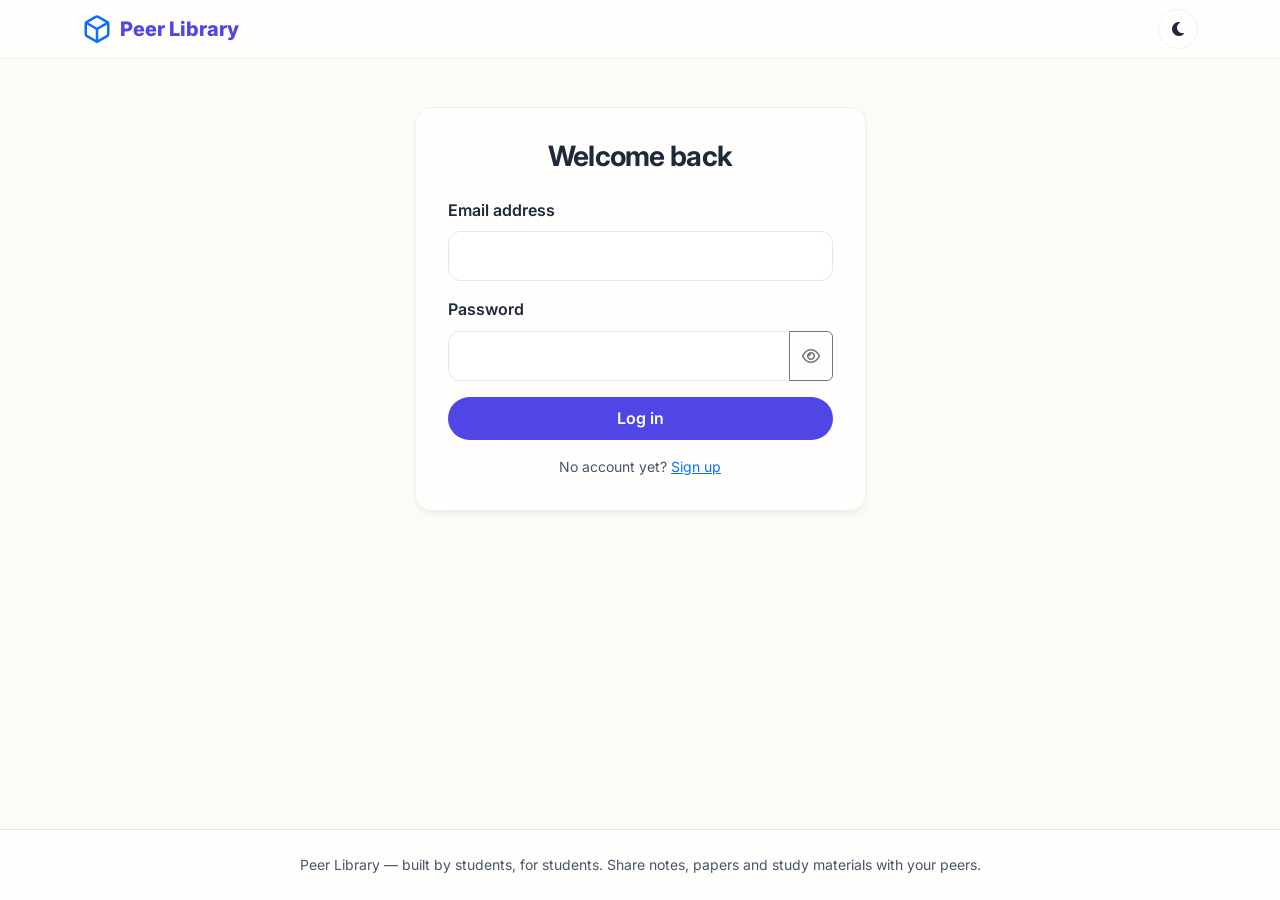
<file: frontend/login.html>
<!doctype html>
<html lang="en">

<head>
    <meta charset="utf-8">
    <meta name="viewport" content="width=device-width, initial-scale=1">
    <title>Log in — Peer Library</title>
    <meta name="description" content="Sign in to your Peer Library account to share and manage resources.">

    <link rel="preconnect" href="https://fonts.googleapis.com">
    <link rel="preconnect" href="https://fonts.gstatic.com" crossorigin>
    <link href="https://fonts.googleapis.com/css2?family=Inter:wght@400;500;600;700;800&display=swap" rel="stylesheet">
    <link rel="stylesheet" href="https://cdnjs.cloudflare.com/ajax/libs/font-awesome/6.4.0/css/all.min.css">
    <link href="https://cdn.jsdelivr.net/npm/bootstrap@5.3.0/dist/css/bootstrap.min.css" rel="stylesheet"
        integrity="sha384-9ndCyUaIbzAi2FUVXJi0CjmCapSmO7SnpJef0486qhLnuZ2cdeRhO02iuK6FUUVM" crossorigin="anonymous">
    <link rel="stylesheet" href="css/styles.css">

    <script src="js/theme.js"></script>
</head>

<body class="d-flex flex-column min-vh-100">
    <a class="visually-hidden-focusable skip-link" href="#main-content">Skip to content</a>

    <nav class="navbar navbar-expand-lg navbar-custom sticky-top">
        <div class="container">
            <a class="navbar-brand" href="index.html">
                <svg width="30" height="30" viewBox="0 0 24 24" fill="none" stroke="currentColor" stroke-width="2"
                    stroke-linecap="round" stroke-linejoin="round" class="text-primary" aria-hidden="true">
                    <path d="M21 16V8a2 2 0 0 0-1-1.73l-7-4a2 2 0 0 0-2 0l-7 4A2 2 0 0 0 3 8v8a2 2 0 0 0 1 1.73l7 4a2 2 0 0 0 2 0l7-4A2 2 0 0 0 21 16z"></path>
                    <polyline points="3.27 6.96 12 12.01 20.73 6.96"></polyline>
                    <line x1="12" y1="22.08" x2="12" y2="12"></line>
                </svg>
                Peer Library
            </a>

            <div class="d-flex align-items-center gap-2 order-lg-3">
                <button class="btn btn-toggle-theme" id="themeToggle" type="button"
                    aria-label="Toggle light and dark theme">
                    <i class="fa-solid fa-moon" id="themeIcon" aria-hidden="true"></i>
                </button>
            </div>
        </div>
    </nav>

    <main id="main-content" class="container my-5 flex-grow-1">
        <div class="row justify-content-center">
            <div class="col-md-6 col-lg-5">
                <div class="glass-panel">
                    <h1 class="h3 fw-bold mb-4 text-center">Welcome back</h1>

                    <div class="alert alert-danger" id="loginAlert" style="display: none;" role="alert"></div>

                    <form id="loginForm" novalidate>
                        <div class="mb-3">
                            <label for="email" class="form-label">Email address</label>
                            <input type="email" class="form-control" id="email" autocomplete="email" required>
                        </div>
                        <div class="mb-3">
                            <label for="password" class="form-label">Password</label>
                            <div class="input-group">
                                <input type="password" class="form-control" id="password" autocomplete="current-password" required>
                                <button class="btn btn-outline-secondary toggle-password" type="button"
                                    data-target="password" aria-label="Show password">
                                    <i class="fa-regular fa-eye" aria-hidden="true"></i>
                                </button>
                            </div>
                        </div>
                        <button type="submit" class="btn btn-human w-100" id="loginSubmitBtn">Log in</button>
                    </form>
                    <p class="text-center text-muted small mt-3 mb-0">
                        No account yet? <a href="register.html">Sign up</a>
                    </p>
                </div>
            </div>
        </div>
    </main>

    <footer class="py-4 mt-5 text-center text-muted border-top border-opacity-10 site-footer">
        <div class="container">
            <p class="mb-0 small">Peer Library — built by students, for students. Share notes, papers and study materials with your peers.</p>
        </div>
    </footer>

    <script src="https://cdn.jsdelivr.net/npm/bootstrap@5.3.0/dist/js/bootstrap.bundle.min.js"
        integrity="sha384-geWF76RCwLtnZ8qwWowPQNguL3RmwHVBC9FhGdlKrxdiJJigb/j/68SIy3Te4Bkz"
        crossorigin="anonymous"></script>
    <script src="js/api.js"></script>
    <script src="js/auth.js"></script>
</body>

</html>
</file>
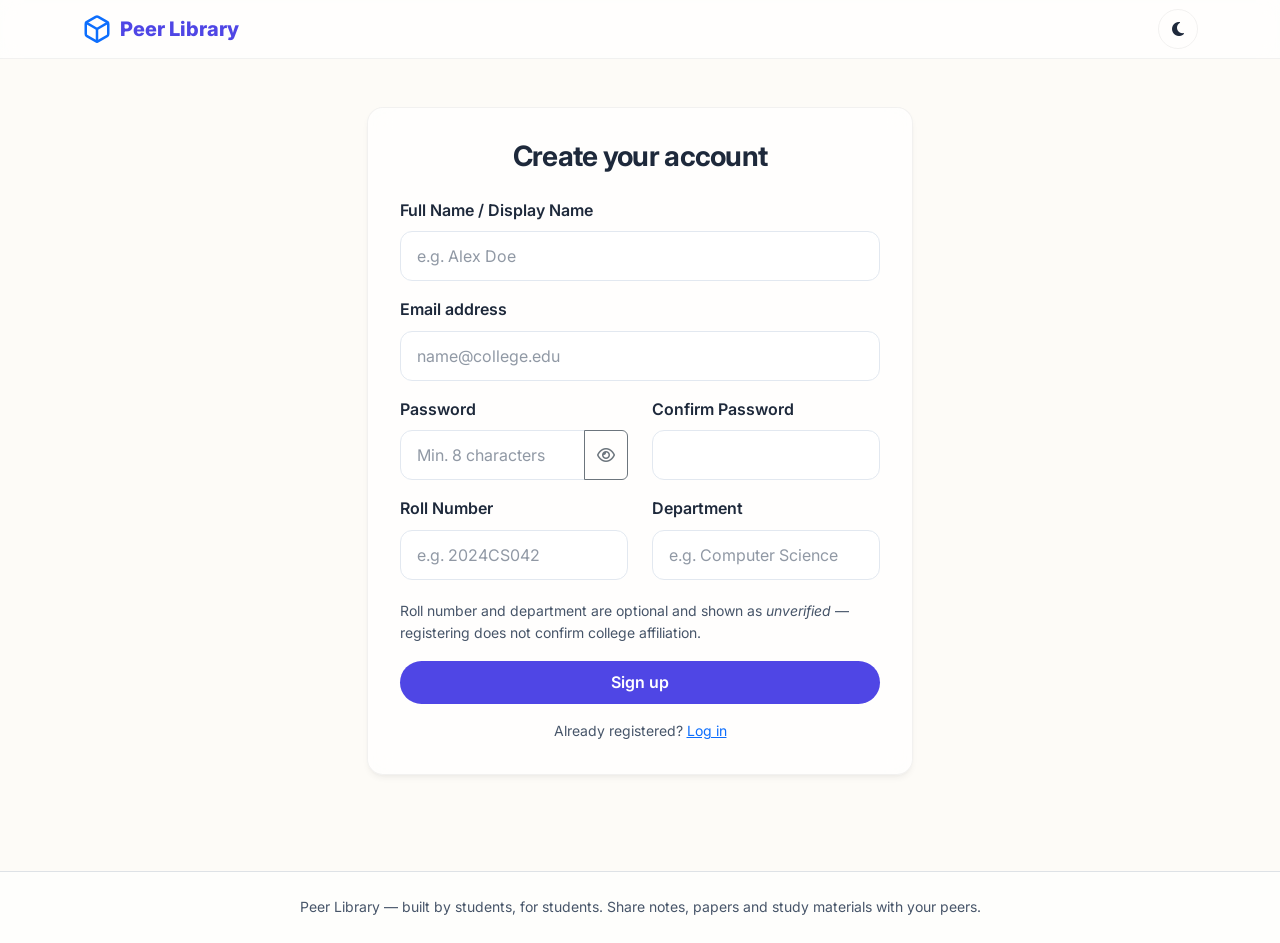
<file: frontend/register.html>
<!doctype html>
<html lang="en">

<head>
    <meta charset="utf-8">
    <meta name="viewport" content="width=device-width, initial-scale=1">
    <title>Sign up — Peer Library</title>
    <meta name="description" content="Create a student account on Peer Library to share resources.">

    <link rel="preconnect" href="https://fonts.googleapis.com">
    <link rel="preconnect" href="https://fonts.gstatic.com" crossorigin>
    <link href="https://fonts.googleapis.com/css2?family=Inter:wght@400;500;600;700;800&display=swap" rel="stylesheet">
    <link rel="stylesheet" href="https://cdnjs.cloudflare.com/ajax/libs/font-awesome/6.4.0/css/all.min.css">
    <link href="https://cdn.jsdelivr.net/npm/bootstrap@5.3.0/dist/css/bootstrap.min.css" rel="stylesheet"
        integrity="sha384-9ndCyUaIbzAi2FUVXJi0CjmCapSmO7SnpJef0486qhLnuZ2cdeRhO02iuK6FUUVM" crossorigin="anonymous">
    <link rel="stylesheet" href="css/styles.css">

    <script src="js/theme.js"></script>
</head>

<body class="d-flex flex-column min-vh-100">
    <a class="visually-hidden-focusable skip-link" href="#main-content">Skip to content</a>

    <nav class="navbar navbar-expand-lg navbar-custom sticky-top">
        <div class="container">
            <a class="navbar-brand" href="index.html">
                <svg width="30" height="30" viewBox="0 0 24 24" fill="none" stroke="currentColor" stroke-width="2"
                    stroke-linecap="round" stroke-linejoin="round" class="text-primary" aria-hidden="true">
                    <path d="M21 16V8a2 2 0 0 0-1-1.73l-7-4a2 2 0 0 0-2 0l-7 4A2 2 0 0 0 3 8v8a2 2 0 0 0 1 1.73l7 4a2 2 0 0 0 2 0l7-4A2 2 0 0 0 21 16z"></path>
                    <polyline points="3.27 6.96 12 12.01 20.73 6.96"></polyline>
                    <line x1="12" y1="22.08" x2="12" y2="12"></line>
                </svg>
                Peer Library
            </a>

            <div class="d-flex align-items-center gap-2 order-lg-3">
                <button class="btn btn-toggle-theme" id="themeToggle" type="button"
                    aria-label="Toggle light and dark theme">
                    <i class="fa-solid fa-moon" id="themeIcon" aria-hidden="true"></i>
                </button>
            </div>
        </div>
    </nav>

    <main id="main-content" class="container my-5 flex-grow-1">
        <div class="row justify-content-center">
            <div class="col-md-7 col-lg-6">
                <div class="glass-panel">
                    <h1 class="h3 fw-bold mb-4 text-center">Create your account</h1>

                    <div class="alert alert-danger" id="registerAlert" style="display: none;" role="alert"></div>

                    <form id="registerForm" novalidate>
                        <div class="mb-3">
                            <label for="displayName" class="form-label">Full Name / Display Name</label>
                            <input type="text" class="form-control" id="displayName" autocomplete="name"
                                placeholder="e.g. Alex Doe" required>
                        </div>
                        <div class="mb-3">
                            <label for="email" class="form-label">Email address</label>
                            <input type="email" class="form-control" id="email" autocomplete="email"
                                placeholder="name@college.edu" required>
                        </div>
                        <div class="row">
                            <div class="col-md-6 mb-3">
                                <label for="password" class="form-label">Password</label>
                                <div class="input-group">
                                    <input type="password" class="form-control" id="password" autocomplete="new-password"
                                        placeholder="Min. 8 characters" required>
                                    <button class="btn btn-outline-secondary toggle-password" type="button"
                                        data-target="password" aria-label="Show password">
                                        <i class="fa-regular fa-eye" aria-hidden="true"></i>
                                    </button>
                                </div>
                            </div>
                            <div class="col-md-6 mb-3">
                                <label for="confirm" class="form-label">Confirm Password</label>
                                <input type="password" class="form-control" id="confirm" autocomplete="new-password" required>
                            </div>
                        </div>
                        <div class="row">
                            <div class="col-md-6 mb-3">
                                <label for="rollNumber" class="form-label">Roll Number</label>
                                <input type="text" class="form-control" id="rollNumber" placeholder="e.g. 2024CS042">
                            </div>
                            <div class="col-md-6 mb-3">
                                <label for="department" class="form-label">Department</label>
                                <input type="text" class="form-control" id="department" placeholder="e.g. Computer Science">
                            </div>
                        </div>
                        <p class="form-text mb-3">Roll number and department are optional and shown as
                            <em>unverified</em> — registering does not confirm college affiliation.</p>
                        <button type="submit" class="btn btn-human w-100" id="registerSubmitBtn">Sign up</button>
                    </form>
                    <p class="text-center text-muted small mt-3 mb-0">
                        Already registered? <a href="login.html">Log in</a>
                    </p>
                </div>
            </div>
        </div>
    </main>

    <footer class="py-4 mt-5 text-center text-muted border-top border-opacity-10 site-footer">
        <div class="container">
            <p class="mb-0 small">Peer Library — built by students, for students. Share notes, papers and study materials with your peers.</p>
        </div>
    </footer>

    <script src="https://cdn.jsdelivr.net/npm/bootstrap@5.3.0/dist/js/bootstrap.bundle.min.js"
        integrity="sha384-geWF76RCwLtnZ8qwWowPQNguL3RmwHVBC9FhGdlKrxdiJJigb/j/68SIy3Te4Bkz"
        crossorigin="anonymous"></script>
    <script src="js/api.js"></script>
    <script src="js/auth.js"></script>
</body>

</html>
</file>
<file: frontend/css/styles.css>
:root {
    --primary: #4f46e5;
    --primary-hover: #4338ca;
    --secondary: #64748b;

    --bg-color: #fdfbf7;
    --text-main: #1e293b;
    --text-muted: #475569;

    --panel-bg: rgba(255, 255, 255, 0.7);
    --panel-border: rgba(0, 0, 0, 0.05);

    --input-bg: #ffffff;
    --input-border: #e2e8f0;

    --card-bg: #ffffff;

    --accent-blue: #3b82f6;
    --accent-green: #22c55e;
    --accent-purple: #a855f7;

    --radius-soft: 16px;
    --radius-pill: 9999px;
    --shadow-soft: 0 4px 6px -1px rgba(0, 0, 0, 0.05), 0 2px 4px -1px rgba(0, 0, 0, 0.03);
    --shadow-lift: 0 10px 15px -3px rgba(0, 0, 0, 0.08), 0 4px 6px -2px rgba(0, 0, 0, 0.04);
}

[data-theme="dark"] {
    --primary: #818cf8;
    --primary-hover: #a5b4fc;
    --secondary: #cbd5e1;

    --bg-color: #0f172a;
    --text-main: #f8fafc;
    --text-muted: #e2e8f0;

    --panel-bg: rgba(30, 41, 59, 0.6);
    --panel-border: rgba(255, 255, 255, 0.1);

    --input-bg: #1e293b;
    --input-border: #334155;

    --card-bg: #1e293b;

    --shadow-soft: 0 4px 6px -1px rgba(0, 0, 0, 0.6), 0 2px 4px -1px rgba(0, 0, 0, 0.4);
    --shadow-lift: 0 10px 15px -3px rgba(0, 0, 0, 0.8), 0 4px 6px -2px rgba(0, 0, 0, 0.4);
}

body {
    font-family: 'Inter', 'Plus Jakarta Sans', sans-serif;
    background-color: var(--bg-color);
    color: var(--text-main);
    line-height: 1.6;
    -webkit-font-smoothing: antialiased;
    transition: background-color 0.3s ease, color 0.3s ease;
}

h1,
h2,
h3,
h4,
h5,
h6 {
    font-weight: 700;
    letter-spacing: -0.025em;
    color: var(--text-main);
}

.glass-panel {
    background: var(--panel-bg);
    backdrop-filter: blur(12px);
    -webkit-backdrop-filter: blur(12px);
    border: 1px solid var(--panel-border);
    border-radius: var(--radius-soft);
    box-shadow: var(--shadow-soft);
    padding: 2rem;
    color: var(--text-main);
    transition: transform 0.2s ease, box-shadow 0.2s ease, background-color 0.3s ease;
}

.glass-panel:hover {
    transform: translateY(-2px);
    box-shadow: var(--shadow-lift);
}

.navbar-custom {
    background: var(--panel-bg) !important;
    backdrop-filter: blur(10px);
    border-bottom: 1px solid var(--panel-border);
    box-shadow: none;
    transition: background-color 0.3s ease;
}

.navbar-brand {
    font-weight: 800;
    color: var(--primary) !important;
    display: flex;
    align-items: center;
    gap: 0.5rem;
}

.btn-human {
    background-color: var(--primary);
    color: #ffffff;
    border-radius: var(--radius-pill);
    padding: 0.6rem 1.5rem;
    font-weight: 600;
    border: none;
    transition: all 0.3s cubic-bezier(0.4, 0, 0.2, 1);
}

.btn-human:hover {
    background-color: var(--primary-hover);
    transform: translateY(-2px);
    box-shadow: 0 4px 12px rgba(99, 102, 241, 0.3);
    color: #ffffff;
}

.btn-toggle-theme {
    border: 1px solid var(--panel-border);
    background: transparent;
    color: var(--text-main);
    width: 40px;
    height: 40px;
    border-radius: 50%;
    display: flex;
    align-items: center;
    justify-content: center;
    transition: all 0.2s ease;
}

.btn-toggle-theme:hover {
    background: var(--panel-border);
    transform: scale(1.05);
    color: var(--primary);
}

.search-input {
    border-radius: var(--radius-pill);
    border: 1px solid var(--input-border);
    background: var(--input-bg);
    padding-left: 1.25rem;
    color: var(--text-main);
}

.search-input:focus {
    background: var(--input-bg);
    box-shadow: 0 0 0 3px rgba(99, 102, 241, 0.2);
    border-color: var(--primary);
    color: var(--text-main);
}

.search-input::placeholder {
    color: var(--text-muted);
    opacity: 0.8;
}

.form-label {
    font-weight: 600;
    color: var(--text-main);
    margin-bottom: 0.5rem;
    display: flex;
    align-items: center;
    gap: 0.5rem;
}

.form-control, .form-select {
    border-radius: 12px;
    border: 1px solid var(--input-border);
    background: var(--input-bg);
    color: var(--text-main);
    padding: 0.75rem 1rem;
    transition: border-color 0.2s, background-color 0.3s;
}

.form-control:focus, .form-select:focus {
    box-shadow: 0 0 0 4px rgba(99, 102, 241, 0.1);
    border-color: var(--primary);
    background: var(--input-bg);
    color: var(--text-main);
}

.form-control::placeholder {
    color: var(--text-muted);
    opacity: 0.6;
}

.form-text {
    color: var(--text-muted);
}

.card-snippet {
    background: var(--card-bg);
    border: 1px solid var(--panel-border);
    border-left: 4px solid var(--accent-blue);
    border-radius: 12px;
    padding: 1.5rem;
    position: relative;
    box-shadow: var(--shadow-soft);
    color: var(--text-main);
    transition: transform 0.2s ease, background-color 0.3s, border-color 0.2s;
}

.card-snippet:nth-child(2n) {
    border-left-color: var(--accent-purple);
}

.card-snippet:nth-child(3n) {
    border-left-color: var(--accent-green);
}

.card-snippet:hover {
    transform: translateY(-3px);
    border-color: var(--primary);
    box-shadow: var(--shadow-lift);
}

.card-snippet h5, .card-snippet h2.h5 {
    font-size: 1.1rem;
    margin-bottom: 0.5rem;
    color: var(--text-main);
}

.card-snippet p {
    color: var(--text-muted);
    font-size: 0.95rem;
}

.text-muted {
    color: var(--text-muted) !important;
}

.site-footer {
    background-color: var(--panel-bg);
}

.skip-link {
    position: absolute;
    left: 1rem;
    top: 0.5rem;
    z-index: 2000;
    background: var(--primary);
    color: #fff;
    padding: 0.5rem 0.9rem;
    border-radius: var(--radius-pill);
}

.nav-link.active {
    color: var(--primary) !important;
    font-weight: 600;
}

.search-icon {
    z-index: 10;
    left: 10px;
    top: 50%;
    transform: translateY(-50%);
}

.badge-type {
    background: color-mix(in srgb, var(--primary) 15%, transparent);
    color: var(--primary);
    border: 1px solid color-mix(in srgb, var(--primary) 30%, transparent);
    font-weight: 600;
    letter-spacing: 0.04em;
}

.resource-title {
    color: var(--text-main);
    text-decoration: none;
}

.resource-title:hover {
    color: var(--primary);
}

.resource-description {
    white-space: pre-wrap;
    word-break: break-word;
    color: var(--text-muted);
}

.resource-description a {
    color: var(--primary);
    word-break: break-all;
}

/* Visible keyboard focus everywhere. */
a:focus-visible,
button:focus-visible,
.form-control:focus-visible,
.form-select:focus-visible {
    outline: 3px solid color-mix(in srgb, var(--primary) 50%, transparent);
    outline-offset: 2px;
}

/* Spinner and feedback helpers */
.spinner-border-sm {
    width: 1rem;
    height: 1rem;
    border-width: 0.15em;
}

/* Keep cards from rotating / overflowing on small screens. */
@media (max-width: 575.98px) {
    .glass-panel {
        padding: 1.25rem;
    }
}

/* Respect users who prefer reduced motion. */
@media (prefers-reduced-motion: reduce) {
    *,
    *::before,
    *::after {
        animation-duration: 0.001ms !important;
        transition-duration: 0.001ms !important;
    }

    .card-snippet:hover,
    .glass-panel:hover,
    .btn-human:hover {
        transform: none;
    }
}
</file>
